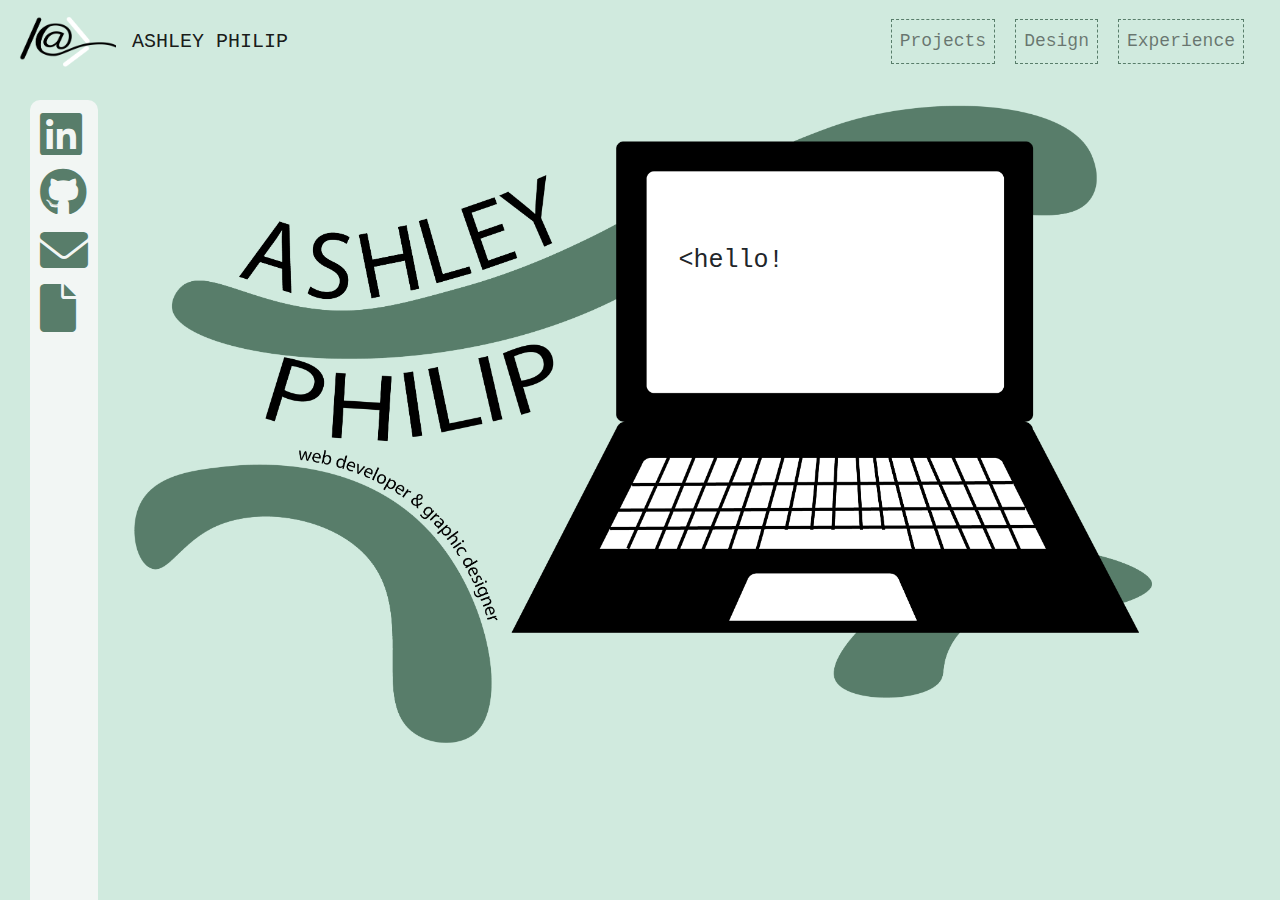
<file: index.html>
<!DOCTYPE html>
<html>
<head>
  <meta charset="utf-8" />
  <meta name="viewport" content="width=device-width" />
  <link rel="stylesheet" href="https://cdn.jsdelivr.net/npm/bootstrap@4.5.2/dist/css/bootstrap.min.css">
  <link rel="stylesheet" href="styles/navbar.css">
  <link rel="stylesheet" href="styles/home.css">
  <link rel="stylesheet" href="https://cdnjs.cloudflare.com/ajax/libs/font-awesome/6.0.0-beta3/css/all.min.css">
  <title>Ashley Philip</title>
</head>
<body>
  <div id="navbar"></div> <!-- This div will be populated with the content from "pages/navbar.html" using jQuery -->
  <div class="content-container">
    <div class="background">
      <img class="background_img" src="assets/portfolio.png" alt="background" width="80%">
      <div class="typewriter">
        <div class="line"></div>
        <div class="line"></div>
      </div>
    </div>
    <div class="links">
      <a href="https://www.linkedin.com/in/ashleyephilip/" target="_blank"><i class="fa-brands fa-linkedin fa-3x"></i></a>
      <a href="https://github.com/ashleyep" target="_blank"><i class="fa-brands fa-github fa-3x"></i></a>
      <a href="mailto:ashleyephilip@gmail.com" target="_blank"><i class="fas fa-envelope fa-3x"></i></a> <!-- Add "mailto:" for email link -->
      <a href="https://drive.google.com/file/d/1FaWDvUMcr4KCNM3RK5aEOGQQmbRD0rAK/view?usp=sharing" target="_blank"><i class="fa fa-file fa-3x"></i></a>
    </div>
    <!-- <div class="title">
      <p>GAME DEVELOPMENT</p> Use <p> for consistency -->
    <!-- </div> -->
    <!-- More content here -->
  </div>
  <script src="https://code.jquery.com/jquery-3.6.0.min.js"></script> <!-- Use a more recent version of jQuery -->
  <script>
    $(function() {
      $("#navbar").load("pages/navbar.html"); // Load the navigation bar content
    });
  </script>
  <script>
    document.addEventListener("DOMContentLoaded", function () {
  const lines = document.querySelectorAll(".line");
  const textArray = [
    "<hello! welcome ...",
    " to my portfolio/>"
  ];
  let lineIndex = 0;
  let charIndex = 0;

  function type() {
    if (charIndex < textArray[lineIndex].length) {
      lines[lineIndex].textContent += textArray[lineIndex][charIndex];
      charIndex++;
      setTimeout(type, 50);
    } else {
      lineIndex++;
      charIndex = 0;
      if (lineIndex === textArray.length) {
        lineIndex = 0;
      }
      setTimeout(type, 1000);
    }
  }

  type();
});

  </script>
</body>
</html>
</file>
<file: styles/navbar.css>
.navbar-nav {
  margin-left: auto;
}
/* .navbar {
  border-bottom: 2px solid #587D6A;
} */
.navbar-toggler {
  border: none;
  margin-left:auto;
  margin-top: -10px;
}

.navbarNav {
  margin-left: auto;
}

.navbar {
  font-family:'Courier New', Courier, monospace;
}

.navbar-nav .nav-link {
  font-family: 'Courier New', Courier, monospace;
  font-size: large;
  color: black;
}

.navbar-nav .nav-link:hover {
  background-color: white; /* Replace with your desired hover color */
  color:black; /* Replace with your desired text color on hover */
  border-radius: 15px;
}
.navbar-nav .nav-link{
  margin-right: 20px;
  border: 1px dashed #587D6A;
  text-align: center;
}

.navbar-brand img{
  width: 100px;
}
</file>
<file: styles/home.css>
body {
    background-color: #D0EADE !important;
    
}
.content-container {
  margin-top: 70px;
}
.background {
   position:relative;
   display:flex;
   justify-content: center;
   align-items: center;
}

.background_img {
  margin-top: -4%
}
/* .typewriter{
  font-family:Courier New,Courier,Lucida Sans Typewriter,Lucida Typewriter,monospace;
  position: absolute;
  top: 15%;
  left:53%;
  right:30%;
  font-size: 2vh;
  
} */
@keyframes typing {
    from {
      width: 0;
    }
  }
  
  /* Apply the typewriter effect to the .typewriter class */
  .typewriter {
    font-family: Courier New, Courier, Lucida Sans Typewriter, Lucida Typewriter, monospace;
    position: absolute;
    top: 15%;
    left: 53%;
    right: 30%;
  }
  .typewriter {
    font-size: 25px;
  }
  
  .line {
    height: 1.2em;
    overflow: hidden;
  }


.links {
    position: fixed;
    display: flex;
    flex-direction: column;
    height: 100%;
    top: 100px;
    left: 30px;
    padding: 10px;
    background-color: #f2f6f4;
    border-radius: 10px;
}

.links i {
    color: #587D6A;
    width: 48px;
    margin-bottom: 10px;
}

.links i:hover {
  opacity: 0.6;
}

/* the projects stuff */
.title {
  text-align: center;
  margin-top: 100px;
  font-family: Courier New,Courier,Lucida Sans Typewriter,Lucida Typewriter,monospace;
  font-size: 25px;
  color: black;
  border-top: 5px dashed #587D6A;
  border-bottom: 5px dashed #587D6A;
}

.game-container {
  justify-content:  center;
  display: flex;
  flex-wrap: wrap;
  align-items: center;
}

.game-card {
  background-image: url("../assets/game_card.png");
  background-repeat: no-repeat;
  background-size: contain;
  margin: 20px;
  width: 350px;
  height: 350px;
  padding: 30px;
  border-radius: 15px;
  display: flex;
  justify-content: center;
  align-items: center;
}

.game-img {
  margin-top:-95px;
  width:330px;
  display: flex;
}

.game-img-vert {
  margin-top:-95px;
  height: 230px;
  display: flex;
}
/* .body {
  max-width: 100%;
  max-height: 100%;
} */

/***************************************


@media screen and (min-width: 768px) {
    .typewriter{
        font-size: 3vh;
    }
    /* hide the big links  */
    

@media screen and (min-width: 1280px) {
    /* .typewriter{
        font-size: 3vh;
        right: 25%;
      } */

      /* hide the small links */
}
</file>
